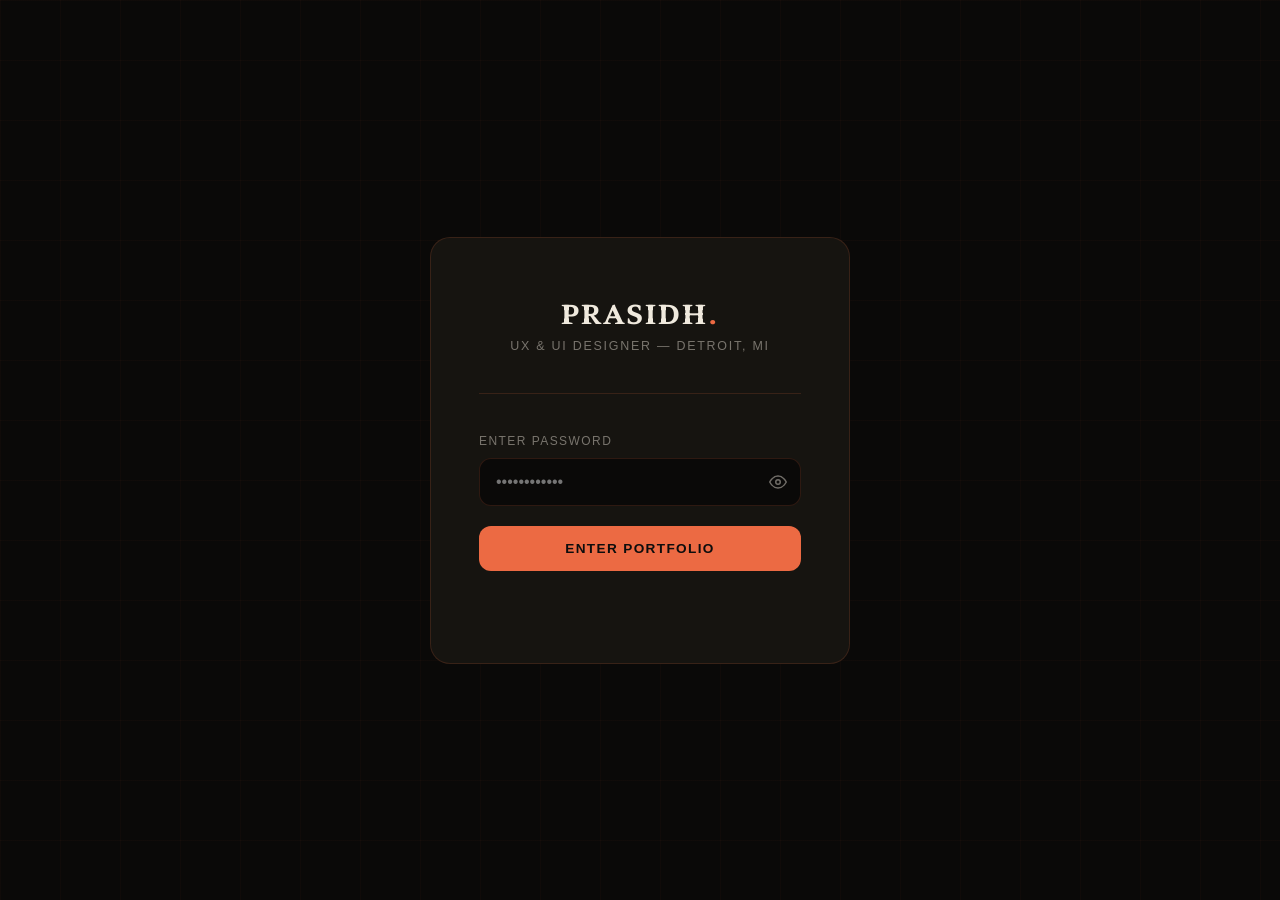
<file: index.html>
<!DOCTYPE html>
<html lang="en">
<head>
  <script>if(sessionStorage.getItem('ps_auth')!=='1'){var _p=encodeURIComponent(window.location.pathname.split('/').pop()||'index.html');window.location.replace('password.html?next='+_p);}</script>
  <meta charset="UTF-8" />
  <meta name="viewport" content="width=device-width, initial-scale=1.0" />
  <title>Prasidh Shetty — UX & UI Designer</title>
  <meta name="description" content="Prasidh Shetty is a UX/UI designer blending engineering logic with user-centered empathy to craft intuitive digital experiences." />
  <link rel="preconnect" href="https://fonts.googleapis.com" />
  <link rel="preconnect" href="https://fonts.gstatic.com" crossorigin />
  <link rel="preconnect" href="https://api.fontshare.com" crossorigin />
  <link href="https://fonts.googleapis.com/css2?family=Hahmlet:wght@400;500;600;700&display=swap" rel="stylesheet" />
  <link href="https://api.fontshare.com/v2/css?f[]=satoshi@400,500,700&display=swap" rel="stylesheet" />
  <script>if(localStorage.getItem("theme")==="light")document.documentElement.setAttribute("data-theme","light")</script>
  <link rel="stylesheet" href="styles.css" />
</head>
<body>

  <!-- NAV -->
  <header class="nav">
    <div class="container nav-inner">
      <a href="index.html" class="nav-logo">PRASIDH<span>.</span></a>
      <nav class="nav-links">
        <a href="work.html">Work</a>
        <a href="index.html#about">About</a>
        <a href="index.html#experience">Experience</a>
        <a href="Prasidh-Shetty-Resume.pdf" target="_blank" rel="noopener">Resume</a>
        <a href="https://github.com/prasidhshetty783-prog" target="_blank" rel="noopener">GitHub</a>
        <a href="https://www.linkedin.com/in/prasidh-shetty-b4a69518b/" target="_blank" rel="noopener">LinkedIn</a>
        <button class="theme-toggle" aria-label="Toggle light/dark theme" title="Toggle theme"></button>
      </nav>
      <button class="nav-burger" aria-label="Menu"><span></span><span></span><span></span></button>
    </div>
  </header>

  <!-- HERO -->
  <section class="hero">
    <div class="container hero-grid">
      <div>
        <p class="hero-kicker reveal">UX & UI Designer — Detroit, MI</p>
        <h1 class="reveal d1">Prasidh <span class="italic">Shetty</span></h1>
        <p class="hero-desc reveal d2">Blending engineering logic with user-centered empathy to craft intuitive digital experiences — through the lens of a collaborative, sports-driven, and curious problem-solver.</p>
        <div class="hero-actions reveal d3">
          <a href="work.html" class="btn solid">View My Work</a>
        </div>
      </div>
      <div class="hero-portrait reveal d2">
        <div class="frame">
          <div class="frame-inner">
            <img src="https://framerusercontent.com/images/dVeHFJa9e56pfi5yclxB2OnnPMI.jpg?scale-down-to=1024" alt="Prasidh Shetty" />
          </div>
        </div>
        <div class="hero-badge"><strong>2+ Years</strong>Industry Experience</div>
      </div>
    </div>
    <div class="hero-scroll">Scroll</div>
  </section>

  <!-- MARQUEE -->
  <div class="marquee-wrap">
    <div class="marquee">
      <span>UX Design <span class="dot">✦</span></span><span>UI Design <span class="dot">✦</span></span><span><em>Product Design</em> <span class="dot">✦</span></span><span>Design Systems <span class="dot">✦</span></span><span>UX Research <span class="dot">✦</span></span><span><em>Interaction Design</em> <span class="dot">✦</span></span><span>Usability Testing <span class="dot">✦</span></span><span>Photography <span class="dot">✦</span></span>
      <span>UX Design <span class="dot">✦</span></span><span>UI Design <span class="dot">✦</span></span><span><em>Product Design</em> <span class="dot">✦</span></span><span>Design Systems <span class="dot">✦</span></span><span>UX Research <span class="dot">✦</span></span><span><em>Interaction Design</em> <span class="dot">✦</span></span><span>Usability Testing <span class="dot">✦</span></span><span>Photography <span class="dot">✦</span></span>
    </div>
  </div>

  <!-- SELECTED WORK -->
  <section class="section" id="work">
    <div class="container">
      <div class="section-head split reveal">
        <div>
          <p class="eyebrow">Selected Work</p>
          <h2 class="section-title">Case <span class="italic">Studies</span></h2>
        </div>
        <p class="section-sub">A curated selection of professional and master's projects — from logistics platforms to AI co-pilots.</p>
      </div>

      <div class="work-list">
        <article class="project reveal">
          <a class="project-media" href="mobile-lms.html">
            <img src="https://framerusercontent.com/images/qUuaT7anQWJj0mjtXxD2zrGDXk.png?scale-down-to=1024" alt="Educational Transformation: Mobile LMS" />
            <span class="num">01</span>
          </a>
          <div class="project-info">
            <span class="tag">Professional · upGrad</span>
            <h3><a href="mobile-lms.html">Educational Transformation: Mobile LMS</a></h3>
            <p>A mobile learning management system that helps learners access courses, track progress, and manage their learning on the go.</p>
            <a href="mobile-lms.html" class="project-link">View Case Study <span class="arrow">→</span></a>
          </div>
        </article>

        <article class="project reveal">
          <a class="project-media" href="media-production.html">
            <img src="https://framerusercontent.com/images/1irKxx9qHiXU2OSpq6Neja5Yvc.png?scale-down-to=1024" alt="Media Production and Planning Tool" />
            <span class="num">02</span>
          </a>
          <div class="project-info">
            <span class="tag">Professional · Showrunnr</span>
            <h3><a href="media-production.html">Media Production & Planning Tool</a></h3>
            <p>A production management platform that helps creators and providers plan, collaborate, manage, and transact in one place.</p>
            <a href="media-production.html" class="project-link">View Case Study <span class="arrow">→</span></a>
          </div>
        </article>

        <article class="project reveal">
          <a class="project-media" href="nova-ai.html">
            <img src="https://framerusercontent.com/images/nuR4hS2fZYth4HQ4zvdkcQAMe4.png?scale-down-to=1024" alt="Nova AI" />
            <span class="num">03</span>
          </a>
          <div class="project-info">
            <span class="tag">Masters Project</span>
            <h3><a href="nova-ai.html">Nova AI — In-Car Co-Pilot</a></h3>
            <p>An AI co-pilot for safer driving — an in-car assistant that delivers timely, explainable support without distracting the driver.</p>
            <a href="nova-ai.html" class="project-link">View Case Study <span class="arrow">→</span></a>
          </div>
        </article>

        <article class="project reveal">
          <a class="project-media" href="dealer-sales.html">
            <img src="https://framerusercontent.com/images/0M9m59HdX6UriJrX9rR3TMofDM.png?scale-down-to=1024" alt="Empowering Dealers with Seamless Sales Management" />
            <span class="num">04</span>
          </a>
          <div class="project-info">
            <span class="tag">Professional · Asian Paints</span>
            <h3><a href="dealer-sales.html">Empowering Dealers with Seamless Sales Management</a></h3>
            <p>A sales management tool that tracks dealers' sales progress and showcases rewards, discounts, and offers for dealers to enroll into.</p>
            <a href="dealer-sales.html" class="project-link">View Case Study <span class="arrow">→</span></a>
          </div>
        </article>

        <article class="project reveal">
          <a class="project-media" href="noteloom.html">
            <img src="https://framerusercontent.com/images/7xmcBBQALfX38yEYyZZWSvCUUig.png?scale-down-to=1024" alt="NoteLoom" />
            <span class="num">05</span>
          </a>
          <div class="project-info">
            <span class="tag">Masters Project</span>
            <h3><a href="noteloom.html">NoteLoom — AI Notetaker</a></h3>
            <p>An AI-powered study tool designed to help students learn efficiently with minimal cognitive load — SUS score raised from 78.5 to 97.5.</p>
            <a href="noteloom.html" class="project-link">View Case Study <span class="arrow">→</span></a>
          </div>
        </article>
      </div>

      <div class="center-cta reveal">
        <a href="work.html" class="btn">View All Projects</a>
      </div>
    </div>
  </section>

  <!-- ABOUT STATEMENT -->
  <section class="section" id="about" style="border-top:1px solid var(--line)">
    <div class="container">
      <p class="eyebrow reveal">About</p>
      <p class="statement reveal d1" style="margin-top:34px">A <strong>UX/UI designer</strong> with over <span class="italic">2 years</span> of industry experience. My expertise extends from <strong>Figma</strong> to <strong>Framer</strong> — creating designs that are both aesthetically pleasing and easily implementable. Currently pursuing a Master's in <span class="italic">Human Centered Design</span> at the University of Michigan, Dearborn.</p>
    </div>
  </section>

  <!-- WHAT I DO / SKILLS -->
  <section class="section tight" id="skills">
    <div class="container">
      <div class="section-head split reveal">
        <div>
          <p class="eyebrow">Craft</p>
          <h2 class="section-title">What I <span class="italic">Do</span></h2>
        </div>
        <p class="section-sub">I craft intuitive digital experiences that turn everyday products and services into something users genuinely enjoy.</p>
      </div>

      <div class="skills-grid reveal">
        <div class="skill-cell">
          <span class="cat">Design</span>
          <h4>Product & UX/UI Design</h4>
          <p>Figma · FigJam · Miro · Framer · Canva — end-to-end product design from research to polished, implementable UI.</p>
        </div>
        <div class="skill-cell">
          <span class="cat">3D</span>
          <h4>3D & Visualization</h4>
          <p>Catia · Blender — engineering-grade modeling skills that bring spatial thinking into digital design.</p>
        </div>
        <div class="skill-cell">
          <span class="cat">Beyond</span>
          <h4>Photography & No-Code</h4>
          <p>Adobe Lightroom · Framer — visual storytelling behind the lens and building real, live websites without code.</p>
        </div>
      </div>

      <div class="chips reveal d1">
        <span class="chip">UX Design</span>
        <span class="chip">UI Design</span>
        <span class="chip">Product Design</span>
        <span class="chip">Design Systems</span>
        <span class="chip">Design Sprint</span>
        <span class="chip">Interaction Design</span>
        <span class="chip">UX Research</span>
        <span class="chip">User Testing</span>
        <span class="chip">Usability Testing</span>
        <span class="chip">Consulting</span>
        <span class="chip">No-Code</span>
        <span class="chip">Photography</span>
      </div>
    </div>
  </section>

  <!-- EXPERIENCE -->
  <section class="section tight" id="experience">
    <div class="container">
      <div class="section-head reveal">
        <p class="eyebrow">Journey</p>
        <h2 class="section-title">Experience</h2>
      </div>
      <div class="exp-list reveal">
        <div class="exp-row">
          <span class="idx">01</span>
          <div>
            <h4>Jr. UX & UI Designer</h4>
            <p class="org">Studio Vitamin-D</p>
          </div>
          <span class="when">Nov 2023 — Jul 2025</span>
        </div>
        <div class="exp-row">
          <span class="idx">02</span>
          <div>
            <h4>UX/UI Designer — Intern</h4>
            <p class="org">Ogee Studio</p>
          </div>
          <span class="when">Jun 2023 — Nov 2023</span>
        </div>
        <div class="exp-row">
          <span class="idx">03</span>
          <div>
            <h4>M.S. Human Centered Design</h4>
            <p class="org">University of Michigan, Dearborn</p>
          </div>
          <span class="when">Ongoing</span>
        </div>
      </div>
    </div>
  </section>

  <!-- PHOTOGRAPHY -->
  <section class="section" id="photography">
    <div class="container">
      <div class="section-head split reveal">
        <div>
          <p class="eyebrow">Beyond Design</p>
          <h2 class="section-title">Captured <span class="italic">Moments</span></h2>
        </div>
        <p class="section-sub">A glimpse into my personal photography work — capturing moments that inspire me outside of design.</p>
      </div>

      <div class="photo-grid reveal">
        <div class="ph wide"><img src="https://framerusercontent.com/images/6tdlCWu5rLJCDBCgVURhTuVFrA4.jpg?scale-down-to=1024" alt="Photography by Prasidh Shetty" loading="lazy" /></div>
        <div class="ph tall"><img src="https://framerusercontent.com/images/0c1XdZhzLxm8AiNm9qjDbvF7wtY.jpg?scale-down-to=1024" alt="Photography by Prasidh Shetty" loading="lazy" /></div>
        <div class="ph"><img src="https://framerusercontent.com/images/2JhKWyJ2SElL3Hi5QCzx2IdPQHU.jpg?scale-down-to=1024" alt="Photography by Prasidh Shetty" loading="lazy" /></div>
        <div class="ph"><img src="https://framerusercontent.com/images/doNka5XIGk0l4mioRC9JH8uCSns.jpg?scale-down-to=1024" alt="Photography by Prasidh Shetty" loading="lazy" /></div>
        <div class="ph tall"><img src="https://framerusercontent.com/images/iH3PJMbKiL3fDyZdsHeYLwO5IM.jpg?scale-down-to=1024" alt="Photography by Prasidh Shetty" loading="lazy" /></div>
        <div class="ph"><img src="https://framerusercontent.com/images/37sPZxfhImzHQvinJACsKNgtY0k.jpg?scale-down-to=1024" alt="Photography by Prasidh Shetty" loading="lazy" /></div>
        <div class="ph"><img src="https://framerusercontent.com/images/tnDRr4iNDn9OqNyZVktgQbF4g0.jpg?scale-down-to=1024" alt="Photography by Prasidh Shetty" loading="lazy" /></div>
      </div>

      <div class="center-cta reveal" style="margin-top:60px">
        <a href="https://www.instagram.com/shots_by_spicy/" target="_blank" rel="noopener" class="btn ghost">View The Gallery — @shots_by_spicy</a>
      </div>
    </div>
  </section>

  <!-- FOOTER -->
  <footer class="footer" id="contact">
    <div class="container">
      <div class="footer-cta reveal">
        <p class="eyebrow">Available for opportunities</p>
        <h2>Let's create something<br /><span class="italic">extraordinary</span> together.</h2>
        <a class="email" href="mailto:prasidhshetty783@gmail.com">prasidhshetty783@gmail.com</a>
      </div>
      <div class="footer-bottom">
        <p class="copy">© <span data-year></span> Prasidh Shetty — Crafted with intent.</p>
        <div class="footer-links">
          <a href="https://www.linkedin.com/in/prasidh-shetty-b4a69518b/" target="_blank" rel="noopener">LinkedIn</a>
          <a href="https://github.com/prasidhshetty783-prog" target="_blank" rel="noopener">GitHub</a>
          <a href="Prasidh-Shetty-Resume.pdf" target="_blank" rel="noopener">Resume</a>
          <a href="https://www.instagram.com/shots_by_spicy/" target="_blank" rel="noopener">Photography</a>
        </div>
      </div>
    </div>
  </footer>

  <script src="script.js"></script>
</body>
</html>
</file>
<file: styles.css>
/* ============================================================
   PRASIDH SHETTY — PORTFOLIO
   Dark Luxury Design System
   ============================================================ */

:root {
  --bg: #0a0908;
  --bg-soft: #11100d;
  --surface: #161410;
  --line: rgba(236, 106, 67, 0.16);
  --line-strong: rgba(236, 106, 67, 0.34);
  --text: #efe9dd;
  --text-dim: #b6ad9a;
  --text-faint: #7a7264;
  --gold: #ec6a43;
  --gold-bright: #f78a64;
  --glass: rgba(10, 9, 8, 0.85);
  --glass-soft: rgba(10, 9, 8, 0.55);
  --glass-strong: rgba(10, 9, 8, 0.97);
  --grain-opacity: 0.05;
  --serif: "Hahmlet", Georgia, serif;
  --sans: "Satoshi", "Sen", -apple-system, BlinkMacSystemFont, sans-serif;
  --ease: cubic-bezier(0.22, 1, 0.36, 1);
}

/* ---------- Light theme ---------- */
[data-theme="light"] {
  --bg: #efe6d4;
  --bg-soft: #e7dcc6;
  --surface: #ded2b7;
  --line: rgba(189, 72, 36, 0.2);
  --line-strong: rgba(189, 72, 36, 0.42);
  --text: #241b10;
  --text-dim: #574d3c;
  --text-faint: #8a7e64;
  --gold: #bd4824;
  --gold-bright: #9c3a18;
  --glass: rgba(239, 230, 212, 0.85);
  --glass-soft: rgba(239, 230, 212, 0.6);
  --glass-strong: rgba(239, 230, 212, 0.97);
  --grain-opacity: 0.05;
}

* { margin: 0; padding: 0; box-sizing: border-box; }

html { scroll-behavior: smooth; }

body {
  background: var(--bg);
  color: var(--text);
  font-family: var(--sans);
  font-size: 16px;
  line-height: 1.7;
  -webkit-font-smoothing: antialiased;
  overflow-x: hidden;
}

/* Grain + ambient glow */
body::before {
  content: "";
  position: fixed;
  inset: 0;
  z-index: 0; /* behind content — keeps texture off videos & product UI */
  pointer-events: none;
  opacity: var(--grain-opacity);
  background-image: url("data:image/svg+xml,%3Csvg viewBox='0 0 256 256' xmlns='http://www.w3.org/2000/svg'%3E%3Cfilter id='n'%3E%3CfeTurbulence type='fractalNoise' baseFrequency='0.85' numOctaves='3' stitchTiles='stitch'/%3E%3C/filter%3E%3Crect width='100%25' height='100%25' filter='url(%23n)'/%3E%3C/svg%3E");
}
body::after {
  content: "";
  position: fixed;
  top: -30vh;
  left: 50%;
  transform: translateX(-50%);
  width: 90vw;
  height: 70vh;
  z-index: 0;
  pointer-events: none;
  background: radial-gradient(ellipse at center, rgba(236, 106, 67, 0.07), transparent 65%);
}

::selection { background: var(--gold); color: var(--bg); }

body { transition: background 0.4s, color 0.4s; }

img { max-width: 100%; display: block; }
a { color: inherit; text-decoration: none; }

.container { max-width: 1240px; margin: 0 auto; padding: 0 40px; position: relative; z-index: 1; }

/* ---------- Typography ---------- */
.display {
  font-family: var(--serif);
  font-weight: 500;
  line-height: 1.05;
  letter-spacing: -0.01em;
}
.italic { font-style: italic; color: var(--gold-bright); }

.eyebrow {
  font-family: var(--sans);
  font-size: 11px;
  font-weight: 500;
  letter-spacing: 0.32em;
  text-transform: uppercase;
  color: var(--gold);
  display: flex;
  align-items: center;
  gap: 16px;
}
.eyebrow::before {
  content: "";
  width: 40px;
  height: 1px;
  background: var(--line-strong);
}

.section-title {
  font-family: var(--serif);
  font-size: clamp(36px, 5vw, 60px);
  font-weight: 500;
  line-height: 1.1;
  margin: 20px 0 16px;
}
.section-sub {
  color: var(--text-dim);
  max-width: 560px;
  font-size: 16px;
  font-weight: 300;
}

/* ---------- Navigation ---------- */
.nav {
  position: fixed;
  top: 0;
  left: 0;
  right: 0;
  z-index: 100;
  padding: 26px 0;
  transition: all 0.5s var(--ease);
}
.nav.scrolled {
  padding: 14px 0;
  background: var(--glass);
  backdrop-filter: blur(18px);
  -webkit-backdrop-filter: blur(18px);
  border-bottom: 1px solid var(--line);
}
.nav-inner {
  display: flex;
  align-items: center;
  justify-content: space-between;
}
.nav-logo {
  font-family: var(--serif);
  font-size: 19px;
  letter-spacing: 0.12em;
  font-weight: 600;
  color: var(--text);
}
.nav-logo span { color: var(--gold); }
.nav-links {
  display: flex;
  gap: 42px;
  align-items: center;
}
.nav-links a {
  font-size: 12px;
  letter-spacing: 0.22em;
  text-transform: uppercase;
  color: var(--text-dim);
  position: relative;
  transition: color 0.3s;
  padding: 4px 0;
}
.nav-links a::after {
  content: "";
  position: absolute;
  left: 0;
  bottom: 0;
  width: 0;
  height: 1px;
  background: var(--gold);
  transition: width 0.4s var(--ease);
}
.nav-links a:hover { color: var(--text); }
.nav-links a:hover::after { width: 100%; }
.nav-cta {
  border: 1px solid var(--line-strong);
  padding: 10px 24px !important;
  border-radius: 100px;
  color: var(--gold) !important;
}
.nav-cta:hover { background: var(--gold); color: var(--bg) !important; }

.theme-toggle {
  width: 38px;
  height: 38px;
  border-radius: 50%;
  border: 1px solid var(--line-strong);
  background: transparent;
  color: var(--gold);
  font-size: 15px;
  line-height: 1;
  display: inline-flex;
  align-items: center;
  justify-content: center;
  cursor: pointer;
  transition: all 0.35s var(--ease);
  padding: 0;
}
.theme-toggle:hover {
  border-color: var(--gold);
  background: var(--gold);
  color: var(--bg);
  transform: rotate(20deg);
}
.nav-cta::after { display: none; }

.nav-burger {
  display: none;
  flex-direction: column;
  gap: 6px;
  background: none;
  border: none;
  cursor: pointer;
  padding: 6px;
}
.nav-burger span {
  width: 26px;
  height: 1px;
  background: var(--text);
  transition: 0.3s;
}

/* ---------- Hero (home) ---------- */
.hero {
  min-height: 100vh;
  display: flex;
  align-items: center;
  padding: 160px 0 100px;
  position: relative;
}
.hero-grid {
  display: grid;
  grid-template-columns: 1.25fr 0.75fr;
  gap: 80px;
  align-items: center;
  width: 100%;
}
.hero-kicker {
  font-size: 12px;
  letter-spacing: 0.35em;
  text-transform: uppercase;
  color: var(--gold);
  margin-bottom: 28px;
  display: flex;
  align-items: center;
  gap: 14px;
}
.hero-kicker::before {
  content: "";
  width: 48px;
  height: 1px;
  background: var(--gold);
  opacity: 0.5;
}
.hero h1 {
  font-family: var(--serif);
  font-size: clamp(56px, 8.5vw, 118px);
  font-weight: 500;
  line-height: 0.98;
  letter-spacing: -0.015em;
  margin-bottom: 36px;
}
.hero h1 .italic { display: block; font-weight: 400; }
.hero-desc {
  color: var(--text-dim);
  font-size: 17px;
  font-weight: 300;
  max-width: 520px;
  margin-bottom: 48px;
}
.hero-actions { display: flex; gap: 24px; align-items: center; flex-wrap: wrap; }

.btn {
  display: inline-flex;
  align-items: center;
  gap: 12px;
  font-size: 12px;
  letter-spacing: 0.22em;
  text-transform: uppercase;
  padding: 16px 36px;
  border-radius: 100px;
  border: 1px solid var(--gold);
  color: var(--gold);
  transition: all 0.4s var(--ease);
  cursor: pointer;
  background: transparent;
}
.btn:hover { background: var(--gold); color: var(--bg); transform: translateY(-2px); }
.btn.solid { background: var(--gold); color: var(--bg); }
.btn.solid:hover { background: var(--gold-bright); border-color: var(--gold-bright); }
.btn.ghost { border-color: var(--line-strong); color: var(--text-dim); }
.btn.ghost:hover { border-color: var(--gold); color: var(--gold); background: transparent; }

.hero-portrait {
  position: relative;
  justify-self: end;
  width: 100%;
  max-width: 420px;
}
.hero-portrait .frame {
  position: relative;
  border-radius: 50%;
  border: 1px solid var(--line-strong);
  padding: 16px;
  background: var(--bg-soft);
}
.hero-portrait .frame::before {
  content: "";
  position: absolute;
  inset: -14px;
  border: 1px dashed var(--line-strong);
  border-radius: 50%;
  animation: frameSpin 40s linear infinite;
}
@keyframes frameSpin {
  from { transform: rotate(0deg); }
  to { transform: rotate(360deg); }
}
.hero-portrait .frame-inner {
  border-radius: 50%;
  overflow: hidden;
}
.hero-portrait img {
  width: 100%;
  aspect-ratio: 1 / 1;
  object-fit: cover;
  filter: saturate(0.85) contrast(1.05);
  transition: transform 1.2s var(--ease);
}
.hero-portrait:hover img { transform: scale(1.04); }
.hero-badge {
  position: absolute;
  bottom: 28px;
  left: -40px;
  background: var(--glass);
  backdrop-filter: blur(12px);
  border: 1px solid var(--line-strong);
  border-radius: 12px;
  padding: 14px 22px;
  font-size: 12px;
  letter-spacing: 0.1em;
  color: var(--text-dim);
}
.hero-badge strong {
  display: block;
  font-family: var(--serif);
  font-size: 18px;
  color: var(--gold-bright);
  font-weight: 500;
  letter-spacing: 0.02em;
}

.hero-scroll {
  position: absolute;
  bottom: 36px;
  left: 50%;
  transform: translateX(-50%);
  font-size: 10px;
  letter-spacing: 0.4em;
  text-transform: uppercase;
  color: var(--text-faint);
  display: flex;
  flex-direction: column;
  align-items: center;
  gap: 12px;
}
.hero-scroll::after {
  content: "";
  width: 1px;
  height: 48px;
  background: linear-gradient(to bottom, var(--gold), transparent);
  animation: scrollPulse 2.2s infinite;
}
@keyframes scrollPulse {
  0% { transform: scaleY(0); transform-origin: top; }
  50% { transform: scaleY(1); transform-origin: top; }
  51% { transform-origin: bottom; }
  100% { transform: scaleY(0); transform-origin: bottom; }
}

/* ---------- Sections ---------- */
.section { padding: 130px 0; position: relative; }
.section.tight { padding: 90px 0; }
.section-head { margin-bottom: 70px; }
.section-head.split {
  display: flex;
  justify-content: space-between;
  align-items: flex-end;
  gap: 40px;
  flex-wrap: wrap;
}

.divider {
  height: 1px;
  background: linear-gradient(to right, transparent, var(--line-strong), transparent);
  border: 0;
}

/* ---------- Project cards ---------- */
.work-list { display: flex; flex-direction: column; gap: 110px; }

.project {
  display: grid;
  grid-template-columns: 1fr 1fr;
  gap: 70px;
  align-items: center;
}
.project:nth-child(even) .project-media { order: 2; }

.project-media {
  position: relative;
  border-radius: 18px;
  overflow: hidden;
  border: 1px solid var(--line);
  background: var(--surface);
  aspect-ratio: 4 / 3;
}
.project-media img {
  width: 100%;
  height: 100%;
  object-fit: cover;
  transition: transform 1.1s var(--ease), filter 1.1s var(--ease);
  filter: saturate(0.9);
}
.project:hover .project-media img { transform: scale(1.05); filter: saturate(1); }
.project-media .num {
  position: absolute;
  top: 20px;
  left: 24px;
  font-family: var(--serif);
  font-style: italic;
  font-size: 15px;
  color: var(--text);
  background: var(--glass-soft);
  backdrop-filter: blur(8px);
  padding: 6px 16px;
  border-radius: 100px;
  border: 1px solid rgba(255, 255, 255, 0.08);
}

.project-info .tag {
  display: inline-block;
  font-size: 10px;
  letter-spacing: 0.3em;
  text-transform: uppercase;
  color: var(--gold);
  border: 1px solid var(--line-strong);
  padding: 7px 18px;
  border-radius: 100px;
  margin-bottom: 24px;
}
.project-info h3 {
  font-family: var(--serif);
  font-size: clamp(28px, 3vw, 40px);
  font-weight: 500;
  line-height: 1.15;
  margin-bottom: 18px;
  transition: color 0.3s;
}
.project:hover .project-info h3 { color: var(--gold-bright); }
.project-info p {
  color: var(--text-dim);
  font-weight: 300;
  margin-bottom: 30px;
  max-width: 460px;
}
.project-link {
  font-size: 12px;
  letter-spacing: 0.24em;
  text-transform: uppercase;
  color: var(--text);
  display: inline-flex;
  align-items: center;
  gap: 14px;
}
.project-link .arrow {
  display: inline-flex;
  width: 42px;
  height: 42px;
  border: 1px solid var(--line-strong);
  border-radius: 50%;
  align-items: center;
  justify-content: center;
  transition: all 0.4s var(--ease);
  font-size: 15px;
}
.project:hover .project-link .arrow,
.project-link:hover .arrow {
  background: var(--gold);
  border-color: var(--gold);
  color: var(--bg);
  transform: translateX(6px);
}
.project-link.soon { color: var(--text-faint); cursor: default; }
.project-link.soon .arrow { border-style: dashed; }

.center-cta { text-align: center; margin-top: 100px; }

/* ---------- Marquee ---------- */
.marquee-wrap {
  border-top: 1px solid var(--line);
  border-bottom: 1px solid var(--line);
  padding: 34px 0;
  overflow: hidden;
  white-space: nowrap;
  position: relative;
  z-index: 1;
}
.marquee {
  display: inline-block;
  animation: marquee 38s linear infinite;
}
.marquee span {
  font-family: var(--serif);
  font-size: clamp(26px, 3.2vw, 42px);
  font-weight: 400;
  color: var(--text);
  margin-right: 28px;
}
.marquee .dot { color: var(--gold); font-style: italic; }
.marquee em { font-style: italic; color: var(--gold-bright); }
@keyframes marquee {
  from { transform: translateX(0); }
  to { transform: translateX(-50%); }
}

/* ---------- About statement ---------- */
.statement {
  font-family: var(--serif);
  font-size: clamp(26px, 3.4vw, 44px);
  font-weight: 400;
  line-height: 1.45;
  max-width: 980px;
  color: var(--text-dim);
}
.statement strong {
  color: var(--text);
  font-weight: 500;
}
.statement .italic { font-weight: 400; }

/* ---------- Skills ---------- */
.skills-grid {
  display: grid;
  grid-template-columns: repeat(3, 1fr);
  gap: 1px;
  background: var(--line);
  border: 1px solid var(--line);
  border-radius: 18px;
  overflow: hidden;
}
.skill-cell {
  background: var(--bg);
  padding: 44px 36px;
  transition: background 0.5s;
}
.skill-cell:hover { background: var(--bg-soft); }
.skill-cell h4 {
  font-family: var(--serif);
  font-size: 22px;
  font-weight: 500;
  margin-bottom: 8px;
  color: var(--gold-bright);
}
.skill-cell .cat {
  font-size: 10px;
  letter-spacing: 0.3em;
  text-transform: uppercase;
  color: var(--text-faint);
  margin-bottom: 18px;
  display: block;
}
.skill-cell p { color: var(--text-dim); font-size: 14px; font-weight: 300; }

.chips { display: flex; flex-wrap: wrap; gap: 12px; margin-top: 50px; }
.chip {
  font-size: 12px;
  letter-spacing: 0.14em;
  text-transform: uppercase;
  color: var(--text-dim);
  border: 1px solid var(--line);
  border-radius: 100px;
  padding: 11px 24px;
  transition: all 0.35s;
}
.chip:hover {
  border-color: var(--gold);
  color: var(--gold-bright);
  transform: translateY(-2px);
}

/* ---------- Experience ---------- */
.exp-list { border-top: 1px solid var(--line); }
.exp-row {
  display: grid;
  grid-template-columns: 100px 1fr auto;
  gap: 40px;
  align-items: center;
  padding: 44px 10px;
  border-bottom: 1px solid var(--line);
  transition: background 0.4s, padding 0.4s var(--ease);
}
.exp-row:hover { background: var(--bg-soft); padding-left: 26px; }
.exp-row .idx {
  font-family: var(--serif);
  font-style: italic;
  font-size: 20px;
  color: var(--text-faint);
}
.exp-row h4 {
  font-family: var(--serif);
  font-size: clamp(22px, 2.4vw, 30px);
  font-weight: 500;
}
.exp-row .org { color: var(--gold); font-size: 14px; letter-spacing: 0.08em; margin-top: 4px; }
.exp-row .when {
  font-size: 12px;
  letter-spacing: 0.2em;
  text-transform: uppercase;
  color: var(--text-dim);
  white-space: nowrap;
}

/* ---------- Photography ---------- */
.photo-grid {
  display: grid;
  grid-template-columns: repeat(4, 1fr);
  grid-auto-rows: 230px;
  gap: 14px;
}
.photo-grid .ph {
  border-radius: 14px;
  overflow: hidden;
  border: 1px solid var(--line);
  position: relative;
}
.photo-grid .ph img {
  width: 100%;
  height: 100%;
  object-fit: cover;
  filter: saturate(0.9);
  transition: transform 1s var(--ease), filter 1s;
}
.photo-grid .ph:hover img { transform: scale(1.06); filter: saturate(1.1); }
.photo-grid .ph.tall { grid-row: span 2; }
.photo-grid .ph.wide { grid-column: span 2; }

/* ---------- Footer / Contact ---------- */
.footer {
  padding: 130px 0 50px;
  border-top: 1px solid var(--line);
  position: relative;
  overflow: hidden;
}
.footer::before {
  content: "";
  position: absolute;
  bottom: -40vh;
  left: 50%;
  transform: translateX(-50%);
  width: 80vw;
  height: 60vh;
  background: radial-gradient(ellipse at center, rgba(236, 106, 67, 0.08), transparent 65%);
  pointer-events: none;
}
.footer-cta { text-align: center; margin-bottom: 110px; position: relative; z-index: 1; }
.footer-cta .eyebrow { justify-content: center; }
.footer-cta .eyebrow::before { display: none; }
.footer-cta h2 {
  font-family: var(--serif);
  font-size: clamp(44px, 7vw, 92px);
  font-weight: 500;
  line-height: 1.05;
  margin: 24px 0 40px;
}
.footer-cta .email {
  font-family: var(--serif);
  font-style: italic;
  font-size: clamp(18px, 2.4vw, 26px);
  color: var(--gold-bright);
  border-bottom: 1px solid var(--line-strong);
  padding-bottom: 4px;
  transition: all 0.3s;
}
.footer-cta .email:hover { color: var(--gold); border-color: var(--gold); }

.footer-bottom {
  display: flex;
  justify-content: space-between;
  align-items: center;
  gap: 30px;
  flex-wrap: wrap;
  padding-top: 40px;
  border-top: 1px solid var(--line);
  position: relative;
  z-index: 1;
}
.footer-bottom .copy { font-size: 12px; color: var(--text-faint); letter-spacing: 0.08em; }
.footer-links { display: flex; gap: 34px; }
.footer-links a {
  font-size: 11px;
  letter-spacing: 0.22em;
  text-transform: uppercase;
  color: var(--text-dim);
  transition: color 0.3s;
}
.footer-links a:hover { color: var(--gold); }

/* ============================================================
   CASE STUDY PAGES
   ============================================================ */

.cs-hero { padding: 200px 0 70px; }
.cs-hero .eyebrow { margin-bottom: 26px; }
.cs-hero h1 {
  font-family: var(--serif);
  font-size: clamp(40px, 5.6vw, 76px);
  font-weight: 500;
  line-height: 1.06;
  max-width: 1000px;
  margin-bottom: 30px;
}
.cs-hero .lede {
  color: var(--text-dim);
  font-size: 18px;
  font-weight: 300;
  max-width: 760px;
}

.cs-cover {
  border-radius: 20px;
  overflow: hidden;
  border: 1px solid var(--line);
  margin: 60px 0;
}
.cs-cover img { width: 100%; }

.cs-meta {
  display: grid;
  grid-template-columns: repeat(4, 1fr);
  border-top: 1px solid var(--line);
  border-bottom: 1px solid var(--line);
}
.cs-meta > div { padding: 30px 24px; border-left: 1px solid var(--line); }
.cs-meta > div:first-child { border-left: 0; padding-left: 0; }
.cs-meta dt {
  font-size: 10px;
  letter-spacing: 0.3em;
  text-transform: uppercase;
  color: var(--text-faint);
  margin-bottom: 10px;
}
.cs-meta dd {
  font-family: var(--serif);
  font-size: 19px;
  color: var(--gold-bright);
  font-weight: 500;
}

.cs-section { padding: 100px 0 0; }
.cs-section:last-of-type { padding-bottom: 110px; }

.cs-label {
  font-size: 11px;
  letter-spacing: 0.32em;
  text-transform: uppercase;
  color: var(--gold);
  display: flex;
  align-items: center;
  gap: 16px;
  margin-bottom: 22px;
}
.cs-label::after { content: ""; height: 1px; flex: 1; background: var(--line); }
.cs-label .n { font-family: var(--serif); font-style: italic; color: var(--text-faint); font-size: 14px; letter-spacing: 0; }

.cs-section h2 {
  font-family: var(--serif);
  font-size: clamp(30px, 4vw, 48px);
  font-weight: 500;
  line-height: 1.12;
  margin-bottom: 24px;
  max-width: 820px;
}
.cs-section .body {
  color: var(--text-dim);
  font-weight: 300;
  font-size: 16.5px;
  max-width: 780px;
}
.cs-section .body + .body { margin-top: 18px; }

.pillar-grid {
  display: grid;
  grid-template-columns: repeat(auto-fit, minmax(240px, 1fr));
  gap: 1px;
  background: var(--line);
  border: 1px solid var(--line);
  border-radius: 16px;
  overflow: hidden;
  margin-top: 56px;
}
.pillar {
  background: var(--bg);
  padding: 38px 32px;
  transition: background 0.4s;
}
.pillar:hover { background: var(--bg-soft); }
.pillar .pn {
  font-family: var(--serif);
  font-style: italic;
  color: var(--gold);
  font-size: 15px;
  display: block;
  margin-bottom: 16px;
}
.pillar h4 {
  font-family: var(--serif);
  font-size: 21px;
  font-weight: 500;
  margin-bottom: 12px;
}
.pillar p { color: var(--text-dim); font-size: 14px; font-weight: 300; }

.cs-figure {
  margin-top: 56px;
  text-align: center;
}
.cs-figure img {
  display: inline-block;
  width: auto;
  max-width: 100%;
  max-height: 82vh;
  border-radius: 16px;
  border: 1px solid var(--line);
  background: var(--surface);
  vertical-align: top;
}
.cs-figure figcaption {
  margin-top: 16px;
  font-size: 12px;
  letter-spacing: 0.16em;
  text-transform: uppercase;
  color: var(--text-faint);
}

.persona {
  display: grid;
  grid-template-columns: 280px 1fr;
  gap: 50px;
  border: 1px solid var(--line);
  border-radius: 18px;
  padding: 46px;
  margin-top: 56px;
  background: var(--bg-soft);
}
.persona .avatar {
  border-radius: 14px;
  overflow: hidden;
  border: 1px solid var(--line-strong);
  align-self: start;
}
.persona .avatar img { width: 100%; aspect-ratio: 1; object-fit: cover; }
.persona h4 { font-family: var(--serif); font-size: 28px; font-weight: 500; margin-bottom: 4px; }
.persona .meta {
  font-size: 12px;
  letter-spacing: 0.18em;
  text-transform: uppercase;
  color: var(--gold);
  margin-bottom: 18px;
}
.persona .bio { color: var(--text-dim); font-weight: 300; font-size: 15px; margin-bottom: 28px; }
.persona-cols { display: grid; grid-template-columns: 1fr 1fr; gap: 36px; }
.persona-cols h5 {
  font-size: 11px;
  letter-spacing: 0.26em;
  text-transform: uppercase;
  color: var(--gold-bright);
  margin-bottom: 14px;
}
.persona-cols ul { list-style: none; }
.persona-cols li {
  color: var(--text-dim);
  font-size: 14px;
  font-weight: 300;
  padding: 7px 0 7px 22px;
  position: relative;
}
.persona-cols li::before {
  content: "—";
  position: absolute;
  left: 0;
  color: var(--gold);
}

.feature-grid {
  display: grid;
  grid-template-columns: 1fr 1fr;
  gap: 40px;
  margin-top: 56px;
}
.feature-card {
  border: 1px solid var(--line);
  border-radius: 18px;
  overflow: hidden;
  background: var(--surface);
  transition: border-color 0.4s, transform 0.5s var(--ease);
}
.feature-card:hover { border-color: var(--line-strong); transform: translateY(-6px); }
.feature-card img { width: 100%; aspect-ratio: 1; object-fit: cover; }
.feature-card .fc-body { padding: 30px 32px 36px; }
.feature-card h4 {
  font-family: var(--serif);
  font-size: 23px;
  font-weight: 500;
  margin-bottom: 10px;
}
.feature-card p { color: var(--text-dim); font-size: 14.5px; font-weight: 300; }
.feature-grid.cols-3 { grid-template-columns: repeat(3, 1fr); }
.feature-grid.cols-3 .feature-card img { aspect-ratio: 0.7; }

.stat-row {
  display: grid;
  grid-template-columns: repeat(3, 1fr);
  gap: 1px;
  background: var(--line);
  border: 1px solid var(--line);
  border-radius: 16px;
  overflow: hidden;
  margin-top: 46px;
}
.stat {
  background: var(--bg);
  padding: 40px 30px;
  text-align: center;
}
.stat .num {
  font-family: var(--serif);
  font-size: clamp(40px, 4.5vw, 58px);
  color: var(--gold-bright);
  font-weight: 500;
  line-height: 1;
}
.stat .lbl {
  font-size: 11px;
  letter-spacing: 0.26em;
  text-transform: uppercase;
  color: var(--text-faint);
  margin-top: 14px;
}

.insight-list { margin-top: 56px; border-top: 1px solid var(--line); }
.insight {
  display: grid;
  grid-template-columns: 80px 280px 1fr;
  gap: 36px;
  padding: 36px 8px;
  border-bottom: 1px solid var(--line);
  align-items: baseline;
  transition: background 0.4s;
}
.insight:hover { background: var(--bg-soft); }
.insight .no {
  font-family: var(--serif);
  font-style: italic;
  font-size: 22px;
  color: var(--gold);
}
.insight h4 { font-family: var(--serif); font-size: 21px; font-weight: 500; line-height: 1.3; }
.insight p { color: var(--text-dim); font-size: 14.5px; font-weight: 300; }

.quote-block {
  margin: 80px auto 0;
  max-width: 880px;
  text-align: center;
}
.quote-block blockquote {
  font-family: var(--serif);
  font-style: italic;
  font-size: clamp(24px, 3vw, 36px);
  line-height: 1.45;
  color: var(--text);
  font-weight: 400;
}
.quote-block cite {
  display: block;
  margin-top: 26px;
  font-style: normal;
  font-size: 12px;
  letter-spacing: 0.28em;
  text-transform: uppercase;
  color: var(--gold);
}

.cs-video {
  border-radius: 18px;
  overflow: hidden;
  border: 1px solid var(--line);
  margin-top: 56px;
  background: #000;
}
.cs-video video { width: 100%; display: block; }

.cs-next {
  border-top: 1px solid var(--line);
  padding: 110px 0;
  text-align: center;
}
.cs-next .lbl {
  font-size: 11px;
  letter-spacing: 0.32em;
  text-transform: uppercase;
  color: var(--text-faint);
  margin-bottom: 20px;
}
.cs-next a.title {
  font-family: var(--serif);
  font-size: clamp(34px, 5vw, 64px);
  font-weight: 500;
  line-height: 1.1;
  transition: color 0.35s;
  display: inline-block;
}
.cs-next a.title:hover { color: var(--gold-bright); }

/* ---------- Page hero (work page) ---------- */
.page-hero { padding: 210px 0 80px; }
.page-hero h1 {
  font-family: var(--serif);
  font-size: clamp(52px, 8vw, 110px);
  font-weight: 500;
  line-height: 1;
  margin-top: 24px;
}
.page-hero p { margin-top: 26px; }

/* ---------- Reveal animations ---------- */
.reveal {
  opacity: 0;
  transform: translateY(36px);
  transition: opacity 1s var(--ease), transform 1s var(--ease);
}
.reveal.visible { opacity: 1; transform: translateY(0); }
.reveal.d1 { transition-delay: 0.12s; }
.reveal.d2 { transition-delay: 0.24s; }
.reveal.d3 { transition-delay: 0.36s; }

/* ---------- Responsive ---------- */
@media (max-width: 1024px) {
  .hero-grid { grid-template-columns: 1fr; gap: 60px; }
  .hero-portrait { justify-self: start; max-width: 360px; }
  .hero-badge { left: auto; right: -20px; }
  .project { grid-template-columns: 1fr; gap: 36px; }
  .project:nth-child(even) .project-media { order: 0; }
  .skills-grid { grid-template-columns: 1fr 1fr; }
  .photo-grid { grid-template-columns: repeat(2, 1fr); }
  .cs-meta { grid-template-columns: 1fr 1fr; }
  .cs-meta > div { border-left: 0; padding-left: 0; }
  .persona { grid-template-columns: 1fr; gap: 36px; }
  .persona .avatar { max-width: 240px; }
  .feature-grid, .feature-grid.cols-3 { grid-template-columns: 1fr 1fr; }
  .insight { grid-template-columns: 60px 1fr; }
  .insight p { grid-column: 2; }
}

/* ============================================================
   INTERACTIONS — parallax, ambient motion, micro-interactions
   ============================================================ */

/* Scroll progress bar */
.scroll-progress {
  position: fixed;
  top: 0;
  left: 0;
  height: 2px;
  width: 0;
  background: linear-gradient(to right, var(--gold), var(--gold-bright));
  z-index: 300;
  pointer-events: none;
  box-shadow: 0 0 12px rgba(236, 106, 67, 0.5);
}

/* Ambient floating background elements */
.ambient {
  position: fixed;
  inset: 0;
  z-index: 0;
  pointer-events: none;
  overflow: hidden;
}
.ambient > span { position: absolute; transform: translateY(var(--py, 0)); }
.orb {
  border-radius: 50%;
  filter: blur(70px);
  opacity: 0.13;
}
.orb.o1 {
  width: 420px; height: 420px;
  top: 12%; left: -120px;
  background: radial-gradient(circle, #ec6a43, transparent 70%);
  animation: drift1 26s ease-in-out infinite alternate;
}
.orb.o2 {
  width: 340px; height: 340px;
  top: 55%; right: -100px;
  background: radial-gradient(circle, #e8a154, transparent 70%);
  animation: drift2 32s ease-in-out infinite alternate;
}
.orb.o3 {
  width: 260px; height: 260px;
  bottom: 8%; left: 30%;
  background: radial-gradient(circle, #f78a64, transparent 70%);
  opacity: 0.1;
  animation: drift1 38s ease-in-out infinite alternate-reverse;
}
@keyframes drift1 {
  from { translate: 0 0; }
  to { translate: 70px -50px; }
}
@keyframes drift2 {
  from { translate: 0 0; }
  to { translate: -60px 60px; }
}

.spark {
  font-size: 16px;
  color: var(--gold);
  opacity: 0.3;
  animation: sparkSpin 14s linear infinite, sparkFloat 9s ease-in-out infinite alternate;
}
.spark.s1 { top: 24%; left: 8%; font-size: 13px; }
.spark.s2 { top: 38%; right: 12%; font-size: 19px; animation-duration: 18s, 11s; }
.spark.s3 { top: 70%; left: 14%; font-size: 11px; animation-duration: 11s, 8s; }
.spark.s4 { top: 82%; right: 22%; font-size: 15px; animation-duration: 16s, 13s; }
@keyframes sparkSpin {
  from { rotate: 0deg; }
  to { rotate: 360deg; }
}
@keyframes sparkFloat {
  from { translate: 0 0; opacity: 0.16; }
  50% { opacity: 0.4; }
  to { translate: 0 -34px; opacity: 0.16; }
}

.ring-deco {
  border: 1px solid var(--line-strong);
  border-radius: 50%;
  opacity: 0.5;
  animation: ringPulse 10s ease-in-out infinite alternate;
}
.ring-deco.r1 { width: 130px; height: 130px; top: 18%; right: 6%; }
.ring-deco.r2 { width: 80px; height: 80px; bottom: 14%; left: 6%; animation-delay: -4s; }
@keyframes ringPulse {
  from { scale: 0.85; opacity: 0.22; }
  to { scale: 1.1; opacity: 0.55; }
}

/* Parallax images — slide within their frame */
.parallax-img {
  transition: none !important;
  will-change: transform;
}
.hero-portrait .frame-inner,
.cs-cover { overflow: hidden; }

/* 3D tilt cards */
.tiltable {
  transform-style: preserve-3d;
  transition: transform 0.25s ease-out;
  position: relative;
}
.tiltable::after {
  content: "";
  position: absolute;
  inset: 0;
  z-index: 2;
  pointer-events: none;
  border-radius: inherit;
  background: radial-gradient(
    360px circle at var(--mx, 50%) var(--my, 50%),
    rgba(247, 138, 100, 0.12),
    transparent 65%
  );
  opacity: 0;
  transition: opacity 0.4s;
}
.tiltable:hover::after { opacity: 1; }

/* Magnetic elements */
.magnetic { transition: transform 0.3s var(--ease); will-change: transform; }

/* Custom cursor */
.has-custom-cursor, .has-custom-cursor * { cursor: none !important; }
.cursor-dot {
  position: fixed;
  top: -3px;
  left: -3px;
  width: 6px;
  height: 6px;
  border-radius: 50%;
  background: var(--gold-bright);
  z-index: 1001;
  pointer-events: none;
  transition: opacity 0.3s;
}
.cursor-ring {
  position: fixed;
  top: -19px;
  left: -19px;
  width: 38px;
  height: 38px;
  border: 1px solid rgba(236, 106, 67, 0.55);
  border-radius: 50%;
  z-index: 1001;
  pointer-events: none;
  transition: width 0.35s var(--ease), height 0.35s var(--ease),
    top 0.35s var(--ease), left 0.35s var(--ease),
    background 0.35s, border-color 0.35s, opacity 0.3s;
}
.cursor-ring.is-hover {
  width: 64px;
  height: 64px;
  top: -32px;
  left: -32px;
  background: rgba(236, 106, 67, 0.08);
  border-color: var(--gold-bright);
}
.cursor-ring.is-down {
  width: 26px;
  height: 26px;
  top: -13px;
  left: -13px;
  border-color: var(--gold-bright);
}

@media (prefers-reduced-motion: reduce) {
  .ambient, .scroll-progress { display: none; }
  .marquee { animation: none; }
  .reveal { opacity: 1; transform: none; transition: none; }
}

@media (max-width: 680px) {
  .container { padding: 0 24px; }
  .nav-links {
    position: fixed;
    inset: 0;
    background: var(--glass-strong);
    backdrop-filter: blur(20px);
    flex-direction: column;
    justify-content: center;
    gap: 36px;
    opacity: 0;
    pointer-events: none;
    transition: opacity 0.4s;
  }
  .nav-links.open { opacity: 1; pointer-events: auto; }
  .nav-links a { font-size: 16px; }
  .nav-burger { display: flex; position: relative; z-index: 110; }
  .section { padding: 90px 0; }
  .skills-grid { grid-template-columns: 1fr; }
  .exp-row { grid-template-columns: 1fr; gap: 10px; padding: 34px 4px; }
  .exp-row .idx { display: none; }
  .photo-grid { grid-auto-rows: 180px; }
  .feature-grid, .feature-grid.cols-3 { grid-template-columns: 1fr; }
  .persona { padding: 30px 24px; }
  .persona-cols { grid-template-columns: 1fr; }
  .stat-row { grid-template-columns: 1fr; }
  .cs-hero { padding: 160px 0 50px; }
  .footer-bottom { flex-direction: column; align-items: flex-start; }
}

/* ============================================================
   AWWWARDS POLISH — preloader, typography motion, scroll craft
   ============================================================ */

/* Styled scrollbar */
html { scrollbar-color: var(--gold) var(--bg-soft); scrollbar-width: thin; }
::-webkit-scrollbar { width: 9px; }
::-webkit-scrollbar-track { background: var(--bg); }
::-webkit-scrollbar-thumb {
  background: linear-gradient(to bottom, var(--gold-bright), var(--gold));
  border-radius: 10px;
}

/* Preloader */
.preloader {
  position: fixed;
  inset: 0;
  z-index: 2000;
  background: var(--bg);
  display: flex;
  flex-direction: column;
  align-items: center;
  justify-content: center;
  gap: 14px;
  transition: transform 0.9s cubic-bezier(0.76, 0, 0.24, 1);
}
.preloader.done { transform: translateY(-101%); }
.pre-name {
  font-family: var(--serif);
  font-size: clamp(30px, 5vw, 52px);
  letter-spacing: 0.14em;
  font-weight: 600;
  color: var(--text);
  animation: preFade 1.1s var(--ease) both;
}
.pre-name span { color: var(--gold); }
.pre-tag {
  font-size: 11px;
  letter-spacing: 0.4em;
  text-transform: uppercase;
  color: var(--text-faint);
  animation: preFade 1.1s var(--ease) 0.15s both;
}
.pre-count {
  position: absolute;
  bottom: 30px;
  right: 40px;
  font-family: var(--serif);
  font-style: italic;
  font-size: clamp(56px, 9vw, 110px);
  line-height: 1;
  color: transparent;
  -webkit-text-stroke: 1px var(--gold);
}
.preloader.quick .pre-count, .preloader.quick .pre-tag { display: none; }
@keyframes preFade {
  from { opacity: 0; transform: translateY(24px); }
  to { opacity: 1; transform: translateY(0); }
}

/* Word-split typography reveal */
.split .w {
  display: inline-block;
  overflow: hidden;
  vertical-align: bottom;
  padding-bottom: 0.1em;
  margin-bottom: -0.1em;
}
.split .wi {
  display: inline-block;
  transform: translateY(115%);
  transition: transform 0.9s var(--ease);
}
.split.visible .wi { transform: translateY(0); }

@media (max-width: 680px) {
  .pre-count { right: 24px; bottom: 22px; }
}

@media (prefers-reduced-motion: reduce) {
  .preloader { display: none; }
  .split .wi { transform: none; transition: none; }
}

/* ============================================================
   LOCAL-BUILD ADDITIONS — case-study image gallery + coming-soon
   ============================================================ */
.cs-gallery { display: grid; grid-template-columns: 1fr 1fr; gap: 22px; margin-top: 34px; }
.cs-gallery.one { grid-template-columns: 1fr; }
.cs-gallery.three { grid-template-columns: repeat(3, 1fr); }
.cs-gallery figure { margin: 0; }
.cs-gallery img { width: 100%; display: block; border: 1px solid var(--line); border-radius: 14px; background: var(--surface); }
.cs-gallery figcaption { margin-top: 12px; font-size: 13px; color: var(--text-faint); font-style: italic; font-family: var(--serif); }
@media (max-width: 820px){ .cs-gallery, .cs-gallery.three { grid-template-columns: 1fr; } }

.soon-media { display: flex; align-items: center; justify-content: center; }
.soon-ph {
  position: absolute; inset: 0; display: flex; flex-direction: column;
  align-items: center; justify-content: center; gap: 10px; text-align: center;
  background:
    radial-gradient(120% 120% at 50% 0%, rgba(201,169,110,0.10), transparent 60%),
    repeating-linear-gradient(135deg, var(--surface), var(--surface) 14px, var(--bg-soft) 14px, var(--bg-soft) 28px);
}
.soon-ph span { font-family: var(--serif); font-size: 30px; font-weight: 500; color: var(--text); }
.soon-ph small { font-size: 11px; letter-spacing: 0.28em; text-transform: uppercase; color: var(--gold); }

.video-soon {
  margin-top: 34px; border: 1px solid var(--line); border-radius: 18px;
  min-height: 320px; display: flex; flex-direction: column; align-items: center;
  justify-content: center; gap: 10px; text-align: center;
  background:
    radial-gradient(120% 120% at 50% 0%, rgba(201,169,110,0.10), transparent 60%),
    repeating-linear-gradient(135deg, var(--surface), var(--surface) 14px, var(--bg-soft) 14px, var(--bg-soft) 28px);
}
.video-soon span { font-family: var(--serif); font-size: 26px; font-weight: 500; color: var(--text); }
.video-soon small { font-size: 11px; letter-spacing: 0.28em; text-transform: uppercase; color: var(--gold); }

/* ============================================================
   READABILITY + IMAGE SIZING + LIVELIER LIGHT THEME (v2)
   ============================================================ */
/* Body text — larger, heavier, more readable */
.cs-section .body { font-size: clamp(16px, 1.2vw, 18.5px); font-weight: 400; color: var(--text-dim); line-height: 1.78; max-width: 760px; }
.cs-section .lede, .cs-hero .lede { font-weight: 400; }
.insight p { font-size: 15.5px; font-weight: 400; line-height: 1.7; }
.insight h4 { font-size: 22px; }
.pillar p { font-size: 15px; font-weight: 400; line-height: 1.65; }
.pillar h4 { font-size: 19px; }
.persona-cols li, .persona .bio { font-weight: 400; }

/* Contain oversized illustrations; cap figure height */
.cs-figure img { max-height: 74vh; }
.cs-figure.contain img { max-width: 560px; }
.cs-figure.wide img { max-width: 100%; }

/* Grouped persona images */
.persona-imgs { display: grid; gap: 30px; margin-top: 44px; }
.persona-imgs img { width: 100%; display: block; border: 1px solid var(--line); border-radius: 16px; background: var(--surface); }

/* Light theme — make ambient background motion evident */
[data-theme="light"] .orb { opacity: 0.2; }
[data-theme="light"] .orb.o3 { opacity: 0.16; }
[data-theme="light"] .ambient { opacity: 0.9; }
[data-theme="light"] .ring-deco { opacity: 0.7; }
</file>
